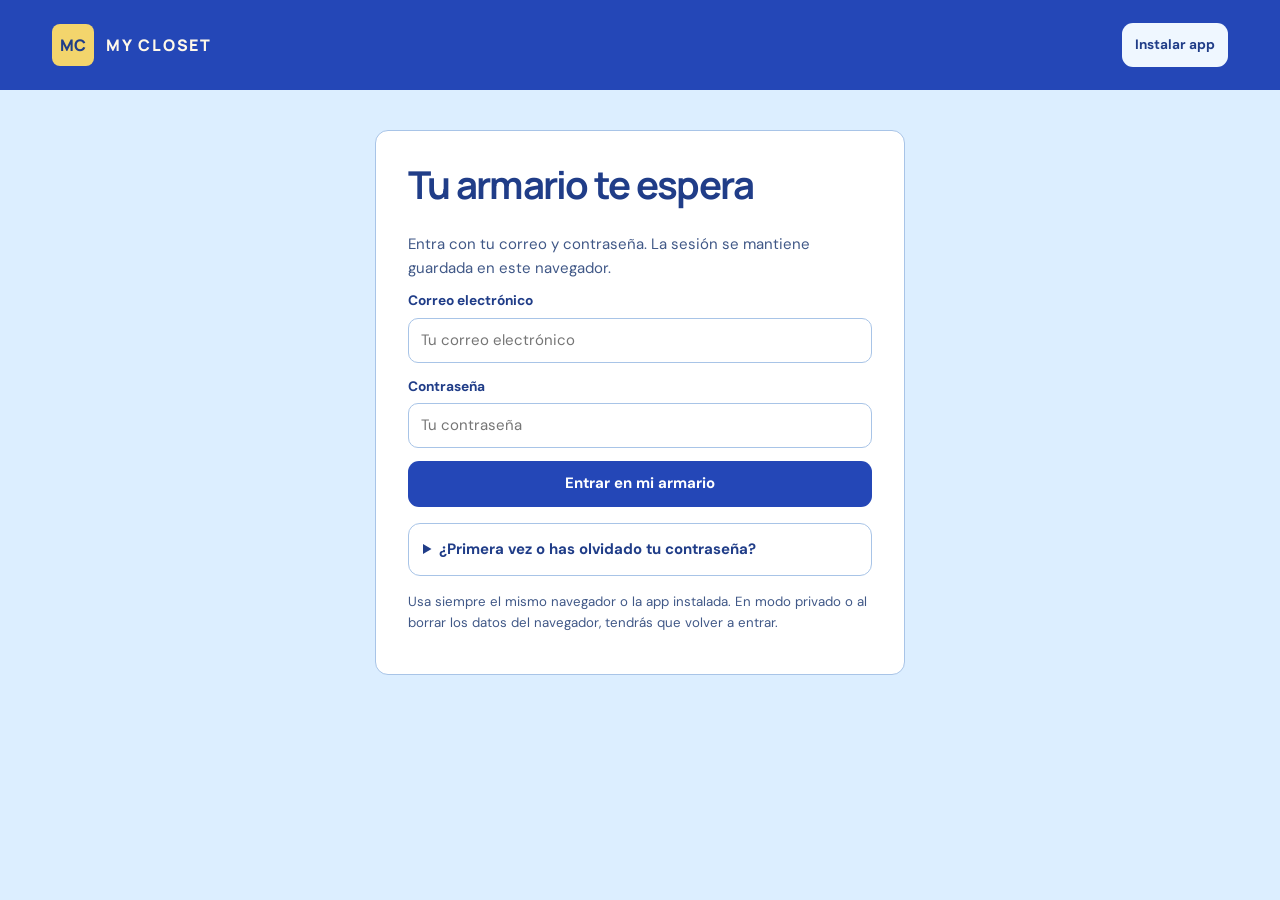
<file: index.html>
<!doctype html>
<html lang="es">
<head>
<meta charset="utf-8">
<meta name="viewport" content="width=device-width,initial-scale=1,viewport-fit=cover">
<meta name="theme-color" content="#2447b7">
<meta name="apple-mobile-web-app-capable" content="yes">
<link rel="manifest" href="./manifest.webmanifest?v=cobalto1">
<meta name="apple-mobile-web-app-title" content="MY CLOSET">
<link rel="apple-touch-icon" sizes="180x180" href="./icons/apple-touch-icon.png">
<link rel="icon" type="image/png" sizes="32x32" href="./icons/favicon.png">
<link rel="stylesheet" href="./closet.css?v=cobalto1">
<title>MY CLOSET</title>
</head>
<body>
<header class="site-header">
  <div class="wordmark"><span class="brand-mark" aria-hidden="true">MC</span><span>MY CLOSET</span></div>
  <button id="installApp" class="secondary install-button" type="button">Instalar app</button>
</header>
<main>
<p id="globalStatus" class="notice" role="status"></p>
<section id="login"><h2>Tu armario te espera</h2><p>Entra con tu correo y contraseña. La sesión se mantiene guardada en este navegador.</p><form id="passwordForm"><label for="email">Correo electrónico</label><input id="email" type="email" autocomplete="username" required placeholder="Tu correo electrónico"><label for="loginPassword">Contraseña</label><input id="loginPassword" type="password" autocomplete="current-password" required placeholder="Tu contraseña"><button id="passwordLogin" type="submit">Entrar en mi armario</button></form><p id="authMsg" role="status" aria-live="polite"></p><details class="access-help"><summary>¿Primera vez o has olvidado tu contraseña?</summary><p>Escribe tu correo arriba y entra con un enlace. Después abre <strong>Mi contraseña</strong> para crear o cambiar tu contraseña.</p><button id="send" type="button" class="secondary">Enviarme un enlace de acceso</button></details><p class="hint">Usa siempre el mismo navegador o la app instalada. En modo privado o al borrar los datos del navegador, tendrás que volver a entrar.</p></section>
<section id="private" class="hidden">
<nav class="desktop-nav" aria-label="Secciones de MY CLOSET">
  <button data-go="todayPanel" aria-pressed="true">Hoy</button>
  <button data-go="garmentsPanel" data-wardrobe="events" aria-pressed="false">Ropa para eventos</button>
  <button data-go="garmentsPanel" data-wardrobe="work" aria-pressed="false">Ropa para el trabajo</button>
  <button data-go="garmentsPanel" data-wardrobe="all" aria-pressed="false">Tu ropa</button>
  <button data-go="garmentsPanel" data-wardrobe="new" aria-pressed="false">Tu ropa nueva</button>
  <button data-go="outfitsPanel" aria-pressed="false">Looks</button>
  <button data-go="looksPanel" aria-pressed="false">✦ Combíname</button>
</nav>
<nav class="mobile-nav" aria-label="Navegación móvil">
  <button type="button" data-go="todayPanel" aria-pressed="true">Hoy</button>
  <button type="button" data-go="garmentsPanel" data-wardrobe="all" aria-pressed="false">Tu ropa</button>
  <button type="button" data-go="outfitsPanel" aria-pressed="false">Looks</button>
  <button type="button" data-go="looksPanel" aria-pressed="false">Combíname</button>
</nav>
<section id="todayPanel" class="panel">
  <header class="today-heading">
    <div class="issue-line">
      <div><p id="todayDate"></p><p id="todayPlan" role="status">Preparando tus propuestas…</p></div>
      <div class="weather-card" aria-label="El tiempo">
        <strong id="todayTemperature">—</strong>
        <span id="todayWeather">Alcorcón</span>
        <a href="https://open-meteo.com/" target="_blank" rel="noopener">Open-Meteo</a>
      </div>
    </div>
    <h1>Qué ponerte hoy</h1>
  </header>
  <div id="todayLooks" class="today-grid"></div>
  <details class="workspace-card">
    <summary>Agenda de hoy</summary>
    <p id="todayAgendaStatus" role="status">Aún no se ha comprobado tu agenda de hoy.</p>
    <form id="dailyAgendaForm" class="agenda-form">
      <label for="dailyAgenda">Añadir un plan<select id="dailyAgenda">
        <option value="none">Sin evento</option><option value="work">Reunión de trabajo</option>
        <option value="lunch">Comida</option><option value="evening">Cena</option>
        <option value="theater">Teatro o concierto</option><option value="cinema">Cine</option>
        <option value="formal">Ceremonia o gala</option><option value="smart">Otro evento</option>
      </select></label>
      <button type="submit" class="secondary">Actualizar agenda de hoy</button>
    </form>
  </details>
</section>

<section id="outfitsPanel" class="panel" hidden>
  <div class="section-heading">
    <div><span class="eyebrow">Álbum personal</span><h1>Looks por temporada</h1><p>Encuentra tus fotos por estación y ajusta cada encuadre.</p></div>
    <button type="button" id="openLookUpload">＋ Subir fotos</button>
  </div>
  <details id="lookUpload" class="workspace-card">
    <summary>Importar fotos en lote</summary>
    <p>Elige todas las fotos que quieras añadir. Usaremos la fecha de captura cuando esté disponible.</p>
    <label for="files">Fotos de looks</label>
    <input type="file" id="files" accept="image/*,.heic,.heif" multiple>
    <div id="selection" class="grid"></div>
    <div class="card-actions"><button id="upload" type="button">Subir selección</button><button id="stop" class="secondary" type="button" disabled>Detener</button><button id="retry" class="secondary" type="button" hidden>Reintentar pendientes</button></div>
    <progress id="progress" max="100" value="0" aria-label="Progreso de subida"></progress>
    <p id="status" role="status"></p>
  </details>
  <div class="gallery-toolbar">
    <span><strong id="outfitCount">0</strong> imágenes</span>
    <button id="refresh" class="quiet-button" type="button">Actualizar</button>
  </div>
  <div id="seasonFilters" class="season-filters" role="group" aria-label="Temporada"></div>
  <div class="card-actions">
    <button id="analyzePendingLooks" type="button" class="secondary" disabled>✦ Analizar fotos pendientes</button>
    <button id="stopLookAnalysis" type="button" class="quiet-button" hidden>Detener análisis</button>
  </div>
  <p id="lookAnalysisStatus" class="notice" role="status"></p>
  <div id="gallery" class="album-grid"></div>
</section>

<section id="garmentsPanel" class="panel" hidden>
  <div class="section-heading">
    <div><span class="eyebrow">Inventario</span><h1 id="wardrobeTitle">Tu ropa</h1><p id="wardrobeIntro">Todas tus prendas, listas para combinar.</p></div>
    <button id="openGarmentUpload" type="button">＋ Añadir prendas</button>
  </div>
  <nav class="collection-nav" aria-label="Colecciones">
    <button type="button" data-go="garmentsPanel" data-wardrobe="all" aria-pressed="true">Todas</button>
    <button type="button" data-go="garmentsPanel" data-wardrobe="events" aria-pressed="false">Eventos</button>
    <button type="button" data-go="garmentsPanel" data-wardrobe="work" aria-pressed="false">Trabajo</button>
    <button type="button" data-go="garmentsPanel" data-wardrobe="new" aria-pressed="false">Nueva</button>
  </nav>
  <div id="wardrobeIdeas" class="today-grid"></div>
  <details id="garmentUpload" class="workspace-card">
    <summary>Añadir prendas</summary>
    <label for="garmentUploadMode">Cómo quieres subir las fotos<select id="garmentUploadMode">
      <option value="one">Una prenda, una o varias fotos</option>
      <option value="batch" selected>Varias prendas, una foto principal por prenda</option>
    </select></label>
    <label for="garmentFile">Fotos de prendas</label>
    <input id="garmentFile" type="file" accept="image/*,.heic,.heif" multiple>
    <div id="garmentQueueControls" hidden>
      <p id="garmentQueueSummary" role="status"></p>
      <div class="card-actions">
        <button id="analyzeBatch" type="button">✦ Analizar lote</button>
        <button id="saveBatch" class="secondary" type="button">Guardar fichas listas</button>
      </div>
      <label for="garmentQueue">Revisar ficha</label>
      <select id="garmentQueue"></select>
      <div class="card-actions garment-item-actions">
        <button id="analyze" type="button" class="secondary">Analizar esta foto</button>
        <button id="removeGarmentFile" type="button" class="quiet-button">Quitar de la selección</button>
      </div>
    </div>
    <p id="aiStatus" role="status"></p>
    <form id="aiForm" class="hidden" tabindex="-1" aria-labelledby="garmentStep">
      <h3 id="garmentStep"></h3>
      <img id="garmentPreview" alt="Foto principal de la prenda">
      <label for="gExtraFiles">Más fotos de esta prenda<input id="gExtraFiles" type="file" accept="image/*,.heic,.heif" multiple></label>
      <div id="gExtraPreviews" class="garment-extra-previews"></div>
      <div class="field-grid">
        <label for="gName">Nombre<input id="gName" required></label>
        <label for="gCategory">Categoría<select id="gCategory" required></select></label>
        <label for="gColors">Colores, separados por comas<input id="gColors"></label>
        <label for="gPattern">Estampado<input id="gPattern"></label>
        <label for="gStyle">Estilo<input id="gStyle"></label>
      </div>
      <div class="purchase-fields">
        <label for="gEntryYear">Año de entrada<input id="gEntryYear" inputmode="numeric" placeholder="2026" maxlength="4"></label>
        <label for="gPurchasePrice">Precio de compra (€)<input id="gPurchasePrice" inputmode="decimal" placeholder="39,95" maxlength="11"></label>
      </div>
      <label for="gDescription">Descripción para combinar<textarea id="gDescription" rows="4"></textarea></label>
      <button id="saveGarment" type="submit">Guardar prenda</button>
    </form>
  </details>
  <details id="purchaseUpload" class="workspace-card">
    <summary>Importar compras</summary>
    <p>Carga el lote preparado a partir de tus pedidos o tickets de Zara y Pull&amp;Bear. Revisa las prendas antes de guardarlas.</p>
    <label for="purchaseFile">Archivo de compras de MY CLOSET</label>
    <input id="purchaseFile" type="file" accept=".json,application/json">
    <ul id="purchaseReview"></ul>
    <p id="purchaseStatus" role="status"></p>
    <button id="savePurchases" type="button" disabled>Guardar compras seleccionadas</button>
  </details>
  <div class="gallery-toolbar"><span><strong id="garmentCount">0</strong> prendas</span><button id="refreshGarments" class="quiet-button" type="button">Actualizar</button></div>
  <div class="toolbar">
    <label for="search">Buscar<input type="search" id="search" placeholder="Nombre, color o descripción"></label>
    <label for="categoryFilter">Categoría<select id="categoryFilter"><option value="">Todas</option></select></label>
    <label for="entryYearFilter">Año de entrada<select id="entryYearFilter"><option value="">Todos</option><option value="unknown">Sin año</option></select></label>
    <label for="purchasePriceOrder">Ordenar<select id="purchasePriceOrder"><option value="">Últimas añadidas</option><option value="asc">Precio de compra ascendente</option><option value="desc">Precio de compra descendente</option></select></label>
    <label for="duplicateFilter">Vista<select id="duplicateFilter"><option value="">Todas las fichas</option><option value="duplicates">Posibles duplicados</option></select></label>
  </div>
  <p id="count" class="result-count"></p>
  <div id="garmentGallery" class="grid"></div>
</section>
<div id="looksPanel" class="panel" hidden><div class="stylist-heading"><span class="eyebrow">TU ESTILISTA</span><h2>Combina tu ropa</h2><p>Combina las prendas de tu armario para cada ocasión o prepara varios looks para un viaje.</p></div><div class="stylist-options"><label>Tu plan<select id="lookOccasion"><option value="daily">Día a día</option><option value="work">Trabajo</option><option value="evening">Cena</option><option value="lunch">Comida</option><option value="walk">Paseo</option><option value="cinema">Cine</option><option value="theater">Teatro</option><option value="gym">Gimnasio</option><option value="travel">Viaje</option></select></label><label>Código de vestimenta<select id="lookDressCode"><option value="auto">Según el plan</option><option value="casual">Informal</option><option value="smart">Informal arreglado</option><option value="business">Informal de oficina</option><option value="formal">Formal</option></select></label><label>Temperatura<select id="lookWeather"><option value="mild">Templado</option><option value="warm">Calor</option><option value="cold">Frío</option></select></label><label for="anchorItem">Prenda de partida<select id="anchorItem"><option value="">Sorpréndeme</option></select></label><label id="travelOptions" hidden>Alternativas para el viaje<select id="travelCount"><option value="4">4 looks</option><option value="6" selected>6 looks</option><option value="8">8 looks</option><option value="10">10 looks</option></select></label></div><p id="occasionHint" class="hint">Para el día a día, prendas cómodas y fáciles de combinar.</p><button id="generateLooks" type="button">✦ Combíname</button><p id="stylistStatus" role="status" aria-live="polite">Añade prendas a tu armario para empezar.</p><div id="packingList"></div><div id="lookResults"></div><details class="stylist-note"><summary>Cómo se crean las propuestas</summary><p>Las propuestas usan tu catálogo y dan prioridad a combinaciones de prendas y colores que coinciden con los looks descritos en tu álbum. Si la invitación, la empresa o el local indican un código de vestimenta, elígelo en el selector. Generar propuestas no consume saldo de IA.</p><p>Guarda un look para añadir su imagen conjunta a tus Outfits y verla en tus otros dispositivos. Si solo tienes fotos de outfits completos, añade primero las prendas por separado en Añadir.</p></details></div>
<details class="account-panel workspace-card">
  <summary>Cuenta y acceso</summary>
  <div class="account"><span id="who"></span><button id="logout" class="secondary">Cerrar sesión en este dispositivo</button></div><details id="passwordSettings" class="access-help"><summary>Mi contraseña</summary><form id="setPasswordForm"><p>Crea una contraseña para entrar sin buscar un enlace en el correo.</p><label for="newPassword">Nueva contraseña (mínimo 8 caracteres)</label><input id="newPassword" type="password" autocomplete="new-password" minlength="8" required><label for="repeatPassword">Repetir contraseña</label><input id="repeatPassword" type="password" autocomplete="new-password" minlength="8" required><button id="savePassword" type="submit">Guardar contraseña</button><p id="passwordStatus" role="status" aria-live="polite"></p></form></details>
  <a href="./local.html">Abrir armario local anterior</a>
</details>
</section>
</main>

<dialog id="frameDialog" aria-labelledby="frameTitle">
  <form id="frameForm">
    <h2 id="frameTitle">Ajustar foto</h2>
    <div class="photo-frame editor-preview"><img id="frameImage" alt="Vista previa del encuadre"></div>
    <label for="frameDate">Fecha de la foto<input id="frameDate" type="date"></label>
    <div class="frame-sliders">
      <label for="frameZoom">Zoom<input id="frameZoom" type="range" min="1" max="3" step=".05"></label>
      <label for="frameX">Horizontal<input id="frameX" type="range" min="0" max="100"></label>
      <label for="frameY">Vertical<input id="frameY" type="range" min="0" max="100"></label>
    </div>
    <p id="frameStatus" role="status"></p>
    <div class="card-actions"><button id="saveFrame" type="submit">Guardar ajuste</button><button id="resetFrame" type="button" class="secondary">Centrar</button><button id="cancelFrame" type="button" class="quiet-button">Cancelar</button></div>
  </form>
</dialog>
<dialog id="installHelp" aria-labelledby="installTitle">
  <div class="install-brand">
    <img class="brand-icon" src="./icons/app-192.png" alt="" width="64" height="64">
    <h2 id="installTitle">Instalar MY CLOSET</h2>
  </div>
  <div class="install-steps">
    <p><strong>iPhone o iPad</strong><br>En Safari, toca Compartir y luego Añadir a pantalla de inicio. Si aparece, activa Abrir como app web.</p>
    <p><strong>Mac</strong><br>En Safari, abre Compartir y selecciona Añadir al Dock.</p>
    <p><strong>Chrome o Edge</strong><br>Busca Instalar en la barra de direcciones o en el menú del navegador.</p>
  </div>
  <form method="dialog"><button type="submit" class="secondary">Cerrar</button></form>
</dialog>
<dialog id="lookDescriptionDialog" aria-labelledby="lookDescriptionTitle">
  <form id="lookDescriptionForm">
    <h2 id="lookDescriptionTitle">Descripción del look</h2>
    <label for="lookDescription">Prendas, colores y estilo</label>
    <textarea id="lookDescription" rows="6" maxlength="1200"></textarea>
    <p id="lookDescriptionStatus" role="status"></p>
    <div class="card-actions">
      <button type="submit" id="saveLookDescription">Guardar descripción</button>
      <button type="button" id="generateLookDescription" class="secondary">✦ Generar descripción</button>
      <button type="button" id="closeLookDescription" class="quiet-button">Cerrar</button>
    </div>
  </form>
</dialog>
<script type="module" src="./install-app.mjs?v=20261112c"></script>
<script type="module" src="./closet.js?v=cobalto1"></script>
</body>
</html>
</file>
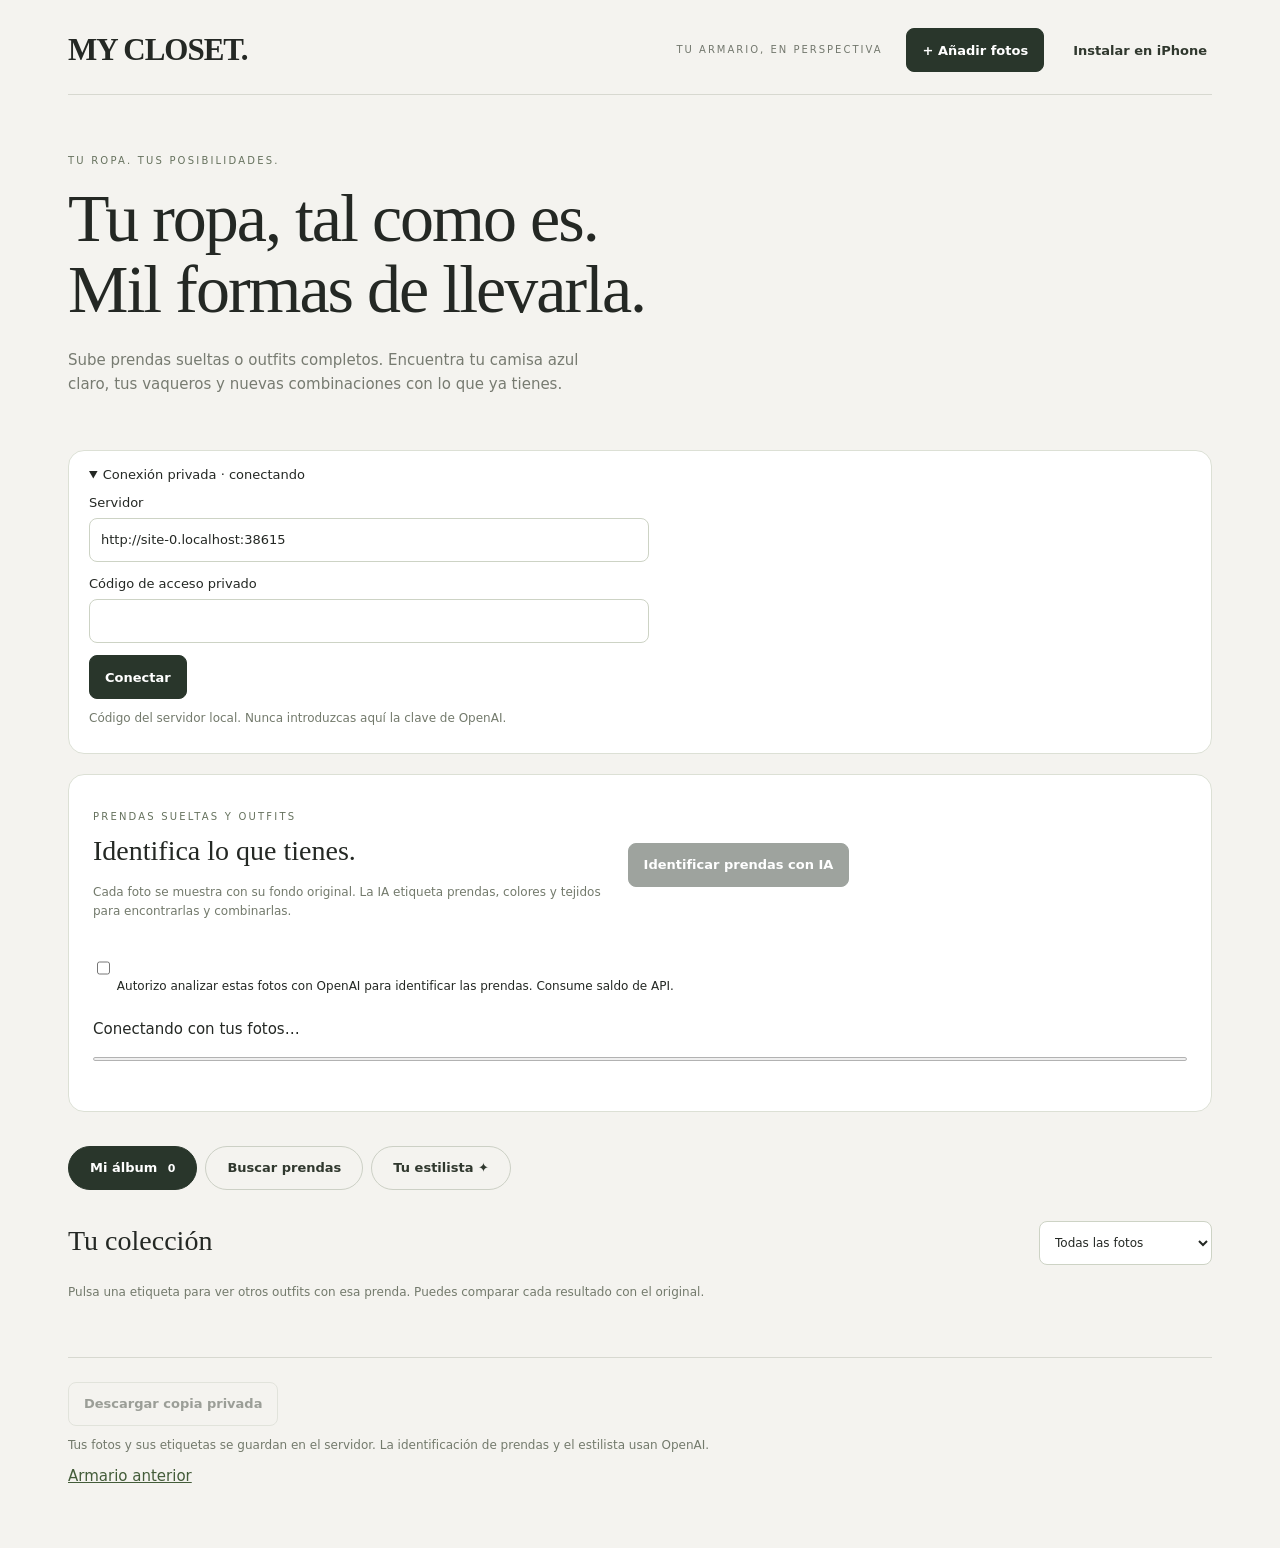
<file: batch.html>
<!doctype html><html lang="es"><head><meta charset="utf-8"><meta name="viewport" content="width=device-width,initial-scale=1,viewport-fit=cover"><meta name="theme-color" content="#f4f3ef"><meta name="apple-mobile-web-app-capable" content="yes"><meta name="apple-mobile-web-app-status-bar-style" content="default"><meta name="apple-mobile-web-app-title" content="MY CLOSET"><link rel="apple-touch-icon" sizes="180x180" href="apple-touch-icon.png"><link rel="icon" type="image/png" sizes="192x192" href="icon-192.png"><title>MY CLOSET · Mi álbum</title><link rel="manifest" href="manifest.webmanifest"><link rel="stylesheet" href="batch.css"><script src="batch.js" defer></script></head><body><main>
<header><a class="brand" href="batch.html">MY CLOSET.</a><span>TU ARMARIO, EN PERSPECTIVA</span><button id="openUpload" class="dark">+ Añadir fotos</button><button id="openInstall" type="button" class="quiet">Instalar en iPhone</button></header>
<section class="intro"><p class="eyebrow">TU ROPA. TUS POSIBILIDADES.</p><h1>Tu ropa, tal como es.<br>Mil formas de llevarla.</h1><p>Sube prendas sueltas o outfits completos. Encuentra tu camisa azul claro, tus vaqueros y nuevas combinaciones con lo que ya tienes.</p></section>
<details id="connection"><summary>Conexión privada <span id="connectionState">· conectando</span></summary><form id="connectForm"><label>Servidor<input type="url" id="server" required></label><label>Código de acceso privado<input type="password" id="token" autocomplete="off" required></label><button class="dark">Conectar</button><p class="hint">Código del servidor local. Nunca introduzcas aquí la clave de OpenAI.</p></form></details>
<p id="notice" role="status" aria-live="polite"></p>
<section id="uploadPanel" class="box" hidden><div class="sectionTitle"><h2>Añade tu ropa</h2><button id="closeUpload" class="quiet" aria-label="Cerrar subida">Cerrar</button></div><p>Hasta 200 fotos juntas · HEIC, HEIF, JPEG, PNG o WebP · 15 MB por foto.</p><label class="consent"><input id="uploadConsent" type="checkbox"> Guardar las fotos en mi servidor privado.</label><input id="files" type="file" accept="image/jpeg,image/png,image/webp,image/heic,image/heif,.heic,.heif" multiple disabled><p class="hint">HEIC se convierte automáticamente. El original de tu dispositivo no se modifica.</p><p id="uploadStatus" aria-live="polite"></p><ul id="uploadErrors"></ul></section>
<section class="controls box"><div><p class="eyebrow">PRENDAS SUELTAS Y OUTFITS</p><h2>Identifica lo que tienes.</h2><p class="hint">Cada foto se muestra con su fondo original. La IA etiqueta prendas, colores y tejidos para encontrarlas y combinarlas.</p></div><div class="controlActions"><button id="indexRun" class="dark" disabled>Identificar prendas con IA</button></div><label class="consent"><input id="aiConsent" type="checkbox"> Autorizo analizar estas fotos con OpenAI para identificar las prendas. Consume saldo de API.</label><p id="progressText" aria-live="polite">Conectando con tus fotos…</p><progress id="progress" max="1" value="0"></progress><p id="usage" class="hint"></p></section>
<nav class="tabs" aria-label="Vistas"><button data-view="album" aria-pressed="true">Mi álbum <b id="photoCount">0</b></button><button data-view="search" aria-pressed="false">Buscar prendas</button><button data-view="looks" aria-pressed="false">Tu estilista ✦</button></nav>
<section id="albumView"><div class="sectionTitle"><h2>Tu colección</h2><select id="galleryFilter" aria-label="Filtrar fotos"><option value="all">Todas las fotos</option><option value="ready">Prendas identificadas</option><option value="pending">Por identificar</option><option value="undated">Sin estación</option><option value="approved">Favoritas aprobadas</option><option value="primavera">Looks de primavera</option><option value="verano">Looks de verano</option><option value="otoño">Looks de otoño</option><option value="invierno">Looks de invierno</option></select></div><p class="hint">Pulsa una etiqueta para ver otros outfits con esa prenda. Puedes comparar cada resultado con el original.</p><div class="grid" id="albumGrid"></div><button id="more" hidden>Ver más fotos</button></section>
<section id="searchView" hidden><p class="eyebrow">ENCUENTRA LO QUE YA TIENES</p><h2>Una prenda. Todas sus posibilidades.</h2><form id="searchForm" class="searchBar"><input id="query" placeholder="Camisa azul clarito, pantalón vaquero…" aria-label="Prenda que buscas"><button class="dark">Buscar</button></form><div class="chips"><button data-query="camisa azul claro">Camisa azul claro</button><button data-query="pantalón vaquero">Pantalón vaquero</button><button data-query="chaqueta negra">Chaqueta negra</button></div><p id="searchSummary" role="status"></p><div id="searchGrid" class="grid"></div></section>
<section id="looksView" hidden><p class="eyebrow">TU ESTILISTA ✦</p><h2>Ideas que empiezan en tu armario.</h2><form id="looksForm" class="searchBar"><input id="lookQuery" placeholder="Hazme un look con camisa azul clarito" aria-label="Qué look quieres"><select id="lookSeason" aria-label="Estación del look"><option value="">Todas las estaciones</option><option value="primavera">Primavera</option><option value="verano">Verano</option><option value="otoño">Otoño</option><option value="invierno">Invierno</option></select><button id="askLooks" class="dark">Proponer looks</button></form><p class="hint">La IA propone combinaciones con tus prendas etiquetadas y muestra las fotos de cada pieza o del outfit como referencia.</p><p id="lookStatus" role="status"></p><div id="lookSuggestions"></div><h3 id="lookMatchesTitle" hidden>Fotos donde aparece la prenda</h3><div id="lookMatches" class="grid"></div></section>
<footer><button id="backup" disabled>Descargar copia privada</button><p class="hint">Tus fotos y sus etiquetas se guardan en el servidor. La identificación de prendas y el estilista usan OpenAI.</p><a href="index.html">Armario anterior</a></footer>
<dialog id="installHelp"><div class="sectionTitle"><h2>MY CLOSET en tu iPhone</h2><button id="closeInstall" type="button">Cerrar</button></div><img src="apple-touch-icon.png" width="80" height="80" alt="Icono de MY CLOSET" style="border-radius:18px"><ol><li>Abre la dirección privada de tu armario en Safari del iPhone.</li><li>Pulsa Compartir y después Añadir a pantalla de inicio.</li><li>Activa Abrir como app, si aparece, y pulsa Añadir.</li></ol><p>Se abrirá con su propio icono y a pantalla completa. Necesita conexión con tu servidor para mostrar y guardar tus fotos.</p><p id="installConnection" class="hint"></p><button id="nativeInstall" type="button" hidden>Instalar MY CLOSET</button><p id="installStatus" role="status"></p></dialog></main><dialog id="photoViewer"><button id="closePhoto" type="button">Cerrar</button><img id="fullPhoto" alt="Foto completa"></dialog><dialog id="cropEditor"><form id="cropForm"><div class="sectionTitle"><h2>Editar encuadre</h2><button type="button" id="closeCrop">Cerrar</button></div><p class="hint">Arrastra la foto y ajusta el zoom. El original queda guardado para volver a él cuando quieras.</p><div class="cropStage"><canvas id="cropCanvas" width="800" height="1000" aria-label="Vista previa del encuadre. Puedes mover la foto con los controles horizontal y vertical." role="img"></canvas></div><div class="cropControls"><label>Formato<select id="cropRatio"><option value="0.8">Vertical 4:5</option><option value="1">Cuadrado</option><option value="0.75">Vertical 3:4</option><option value="1.7777777778">Horizontal 16:9</option><option value="original">Proporción original</option></select></label><button type="button" id="cropRotate">Girar 90° ↻</button></div><label>Zoom <output id="cropZoomValue">1×</output><input id="cropZoom" type="range" min="1" max="5" step="0.01" value="1"></label><label>Horizontal<input id="cropX" type="range" min="0" max="100" step="0.1" value="50"></label><label>Vertical<input id="cropY" type="range" min="0" max="100" step="0.1" value="50"></label><div class="cropActions"><button type="button" id="cropReset">Centrar</button><button type="button" id="restoreOriginal">Restaurar original</button><button class="dark" id="saveCrop">Guardar encuadre</button></div><p id="cropError" role="status" aria-live="polite"></p></form></dialog><dialog id="tagEditor"><form id="tagsForm"><div class="sectionTitle"><h2>Prendas de esta foto</h2><button type="button" id="closeEditor">Cerrar</button></div><p class="hint">Corrige las etiquetas para que las búsquedas encuentren las prendas y colores adecuados.</p><label>Fecha de la foto<input id="photoDate" type="date"></label><label>Estación<select id="photoSeason"><option value="">Automática según fecha</option><option value="primavera">Primavera</option><option value="verano">Verano</option><option value="otoño">Otoño</option><option value="invierno">Invierno</option></select></label><p class="hint">Estaciones por meses en el hemisferio norte. Sin fecha original no se asigna estación. Puedes corregirla según la ropa.</p><div id="tagRows"></div><button type="button" id="addTag">+ Añadir prenda</button><button class="dark">Guardar etiquetas</button><p id="editError" role="status"></p></form></dialog></body></html>
</file>
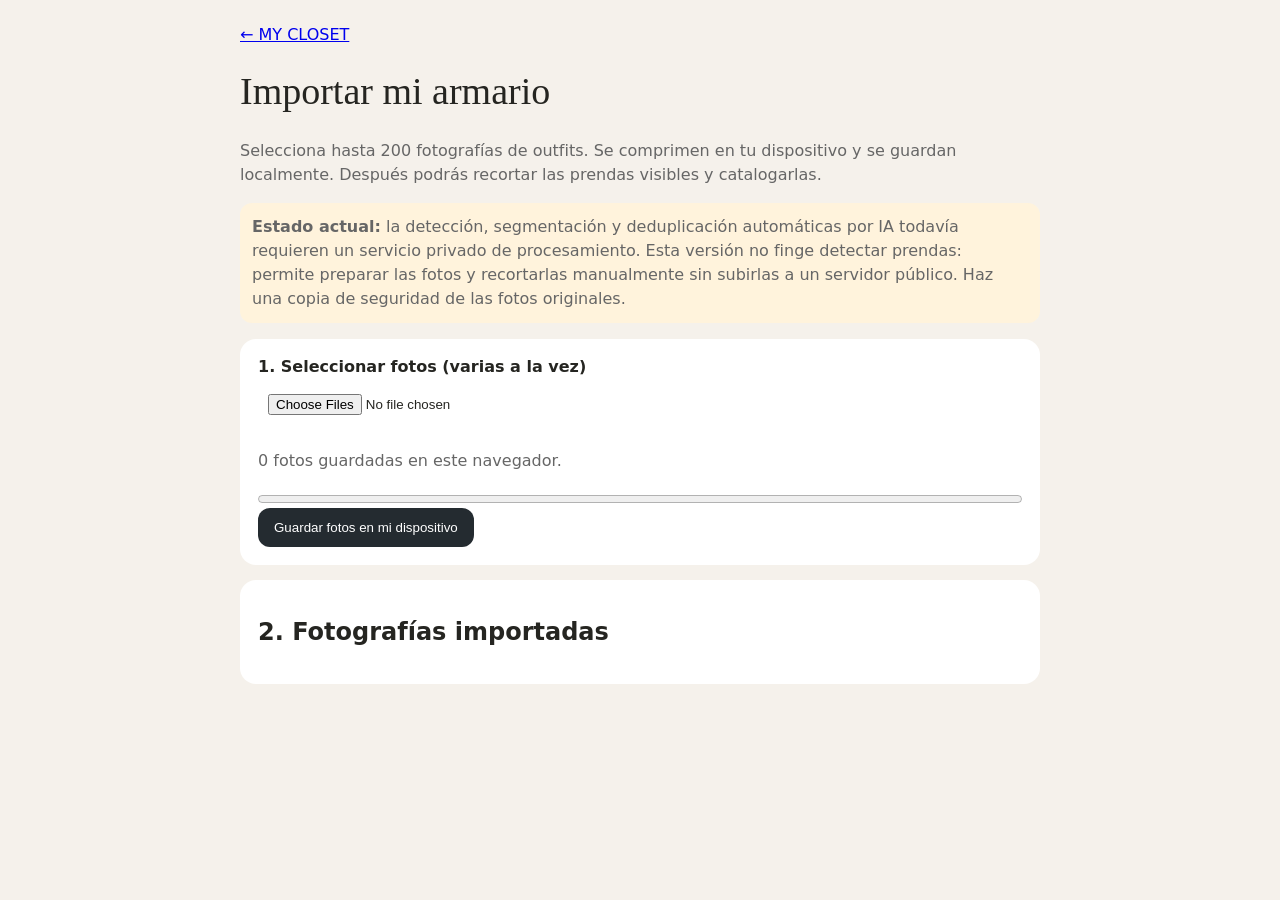
<file: importar.html>
<!doctype html><html lang="es"><meta charset="utf-8"><meta name="viewport" content="width=device-width,initial-scale=1"><title>Importar outfits · MY CLOSET</title><style>body{margin:0;background:#f5f1eb;color:#252521;font:16px system-ui}main{max-width:800px;margin:auto;padding:25px 18px}h1{font:38px Georgia}button,.button{border:0;border-radius:12px;background:#242b30;color:white;padding:12px 16px;cursor:pointer;display:inline-block}input,select{padding:10px;margin:8px 0}section{background:white;padding:18px;border-radius:16px;margin:15px 0}.grid{display:grid;grid-template-columns:repeat(auto-fit,minmax(170px,1fr));gap:12px}.tile{background:#f6f4f0;padding:8px;border-radius:12px}.tile img{width:100%;height:190px;object-fit:contain}canvas{max-width:100%;touch-action:none;border-radius:12px;background:#ddd}small,p{line-height:1.5;color:#666}.warn{background:#fff3dc;padding:12px;border-radius:12px}</style><main><a href="./">← MY CLOSET</a><h1>Importar mi armario</h1><p>Selecciona hasta 200 fotografías de outfits. Se comprimen en tu dispositivo y se guardan localmente. Después podrás recortar las prendas visibles y catalogarlas.</p><p class="warn"><b>Estado actual:</b> la detección, segmentación y deduplicación automáticas por IA todavía requieren un servicio privado de procesamiento. Esta versión no finge detectar prendas: permite preparar las fotos y recortarlas manualmente sin subirlas a un servidor público. Haz una copia de seguridad de las fotos originales.</p><section><label><b>1. Seleccionar fotos (varias a la vez)</b><br><input id="files" type="file" accept="image/*" multiple></label><p id="status">Ninguna fotografía seleccionada.</p><progress id="progress" value="0" max="100" style="width:100%"></progress><br><button id="import">Guardar fotos en mi dispositivo</button></section><section><h2>2. Fotografías importadas</h2><div id="photos" class="grid"></div></section><section id="editor" hidden><h2>3. Aislar una prenda</h2><p>Arrastra sobre la foto para seleccionar una prenda. El recorte es rectangular por ahora; el contorno automático llegará con la integración de segmentación.</p><canvas id="canvas"></canvas><p id="coords"></p><label>Nombre <input id="name" placeholder="Pantalón azul ancho"></label><label>Categoría <select id="category"><option>parte superior</option><option>pantalón</option><option>abrigo</option><option>calzado</option><option>accesorio</option></select></label><label>Color <select id="color"><option>Azul</option><option>Blanco</option><option>Negro</option><option>Beige</option><option>Marrón</option><option>Gris</option><option>Verde</option><option>Rojo</option><option>Multicolor</option><option>Estampado</option><option>Otro</option></select></label><p><button id="save">Guardar prenda recortada</button></p><p id="saved"></p></section></main><script>
const $=id=>document.getElementById(id);let db,chosen=null,selection=null,bitmap=null;
function openDB(){return new Promise((ok,no)=>{let r=indexedDB.open('mycloset-v1',2);r.onupgradeneeded=()=>{let d=r.result;if(!d.objectStoreNames.contains('items'))d.createObjectStore('items',{keyPath:'id'});if(!d.objectStoreNames.contains('photos'))d.createObjectStore('photos',{keyPath:'id'})};r.onsuccess=()=>ok(r.result);r.onerror=()=>no(r.error)})}
function store(name,mode='readonly'){return db.transaction(name,mode).objectStore(name)}
function getAll(name){return new Promise((ok,no)=>{let r=store(name).getAll();r.onsuccess=()=>ok(r.result);r.onerror=()=>no(r.error)})}
function put(name,value){return new Promise((ok,no)=>{let r=store(name,'readwrite').put(value);r.onsuccess=()=>ok();r.onerror=()=>no(r.error)})}
async function compress(file){let b=await createImageBitmap(file),s=Math.min(1,1400/Math.max(b.width,b.height)),c=document.createElement('canvas');c.width=Math.round(b.width*s);c.height=Math.round(b.height*s);c.getContext('2d').drawImage(b,0,0,c.width,c.height);b.close();return c.toDataURL('image/jpeg',.76)}
async function render(){let photos=(await getAll('photos')).sort((a,b)=>b.created-a.created);$('photos').replaceChildren();for(let p of photos){let d=document.createElement('div');d.className='tile';let im=document.createElement('img');im.src=p.image;im.loading='lazy';let b=document.createElement('button');b.textContent='Seleccionar prendas';b.onclick=()=>edit(p);d.append(im,b);$('photos').append(d)}$('status').textContent=photos.length+' fotos guardadas en este navegador.'}
$('import').onclick=async()=>{let files=[...$('files').files];if(!files.length)return alert('Selecciona fotografías');if(files.length>200)return alert('Selecciona un máximo de 200 fotos por lote');$('import').disabled=true;let errors=0;for(let i=0;i<files.length;i++){try{let image=await compress(files[i]);await put('photos',{id:crypto.randomUUID(),image,created:Date.now()+i,name:files[i].name})}catch(e){errors++} $('progress').value=Math.round((i+1)/files.length*100);$('status').textContent='Procesadas '+(i+1)+' de '+files.length+' · errores: '+errors} $('import').disabled=false;await render();if(errors)alert(errors+' fotos no se guardaron. Puede que el navegador esté sin espacio.')};
function draw(){if(!bitmap)return;let c=$('canvas'),ctx=c.getContext('2d');ctx.clearRect(0,0,c.width,c.height);ctx.drawImage(bitmap,0,0,c.width,c.height);if(selection){let {x,y,w,h}=selection;ctx.strokeStyle='#ffcc00';ctx.lineWidth=4;ctx.strokeRect(x,y,w,h)}}
async function edit(p){chosen=p;selection=null;if(bitmap)bitmap.close();let blob=await(await fetch(p.image)).blob();bitmap=await createImageBitmap(blob);let c=$('canvas');let s=Math.min(1,900/Math.max(bitmap.width,bitmap.height));c.width=Math.round(bitmap.width*s);c.height=Math.round(bitmap.height*s);$('editor').hidden=false;draw();$('editor').scrollIntoView({behavior:'smooth'})}
let start=null;function pos(e){let r=$('canvas').getBoundingClientRect();return{x:(e.clientX-r.left)*$('canvas').width/r.width,y:(e.clientY-r.top)*$('canvas').height/r.height}}
$('canvas').onpointerdown=e=>{start=pos(e);$('canvas').setPointerCapture(e.pointerId)};
$('canvas').onpointermove=e=>{if(!start)return;let p=pos(e);selection={x:Math.max(0,Math.min(start.x,p.x)),y:Math.max(0,Math.min(start.y,p.y)),w:Math.abs(p.x-start.x),h:Math.abs(p.y-start.y)};draw()};
$('canvas').onpointerup=()=>{start=null};
$('save').onclick=async()=>{if(!selection||selection.w<10||selection.h<10)return alert('Selecciona la prenda arrastrando sobre la imagen');let c=document.createElement('canvas');c.width=Math.round(selection.w);c.height=Math.round(selection.h);let scaleX=bitmap.width/$('canvas').width,scaleY=bitmap.height/$('canvas').height;c.getContext('2d').drawImage(bitmap,selection.x*scaleX,selection.y*scaleY,selection.w*scaleX,selection.h*scaleY,0,0,c.width,c.height);try{await put('items',{id:crypto.randomUUID(),created:Date.now(),image:c.toDataURL('image/jpeg',.8),name:$('name').value.trim()||'Prenda sin nombre',category:$('category').value,color:$('color').value,sourcePhoto:chosen.id});$('saved').textContent='Prenda guardada. Puedes seleccionar otra de la misma foto.';selection=null;draw()}catch(e){alert('No se pudo guardar. Comprueba el espacio disponible.')}};
openDB().then(d=>{db=d;render()}).catch(()=>alert('Este navegador no permite almacenamiento local.'));
</script></html>
</file>
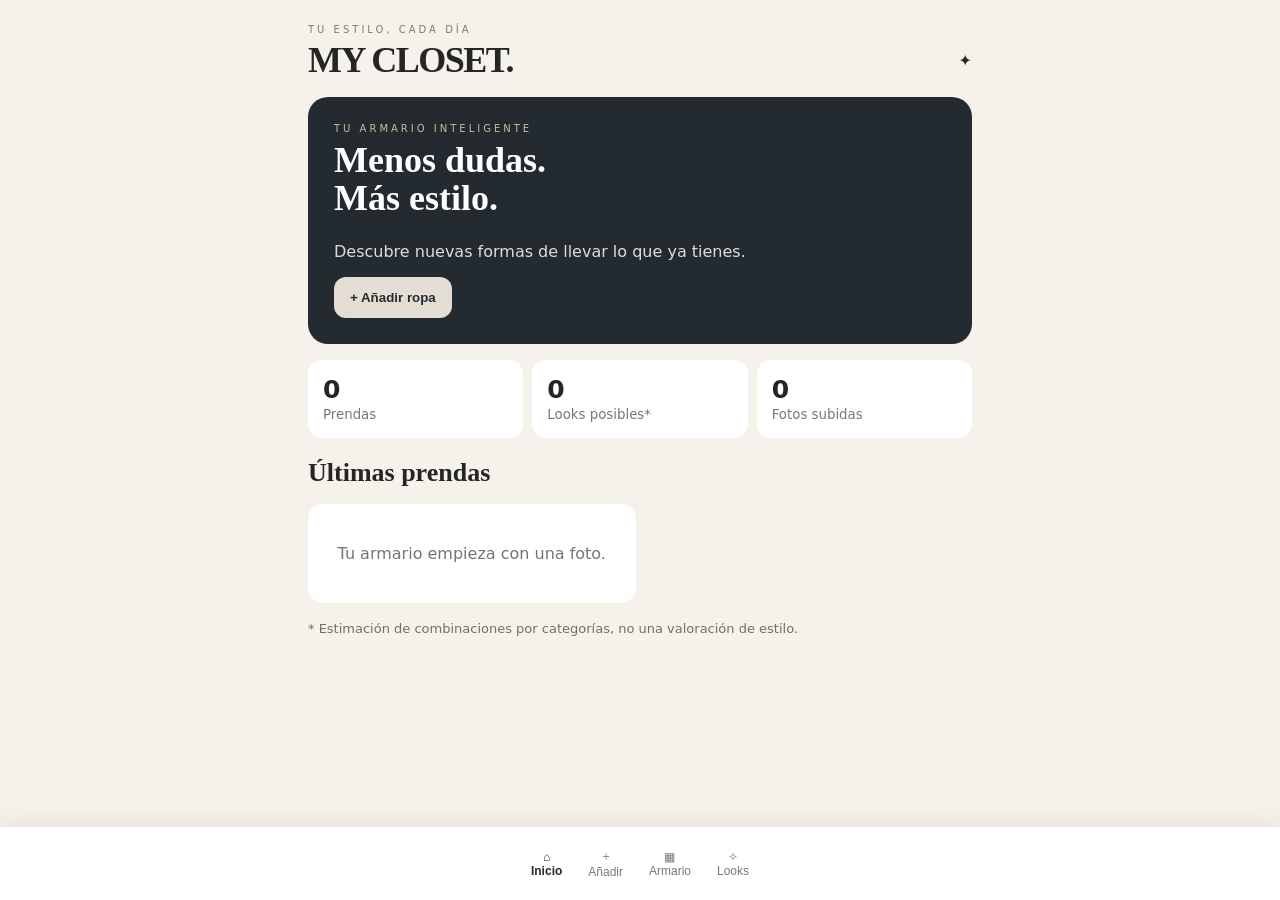
<file: local.html>
<!doctype html><html lang="es"><head><meta charset="utf-8"><meta name="viewport" content="width=device-width,initial-scale=1,viewport-fit=cover"><meta name="theme-color" content="#f5f1eb"><link rel="manifest" href="manifest.webmanifest"><link rel="apple-touch-icon" href="icon.svg"><title>MY CLOSET</title><style>*{box-sizing:border-box}body{margin:0;background:#f5f1eb;color:#252521;font-family:system-ui,-apple-system,sans-serif}main{max-width:700px;margin:auto;padding:24px 18px 105px}header{display:flex;justify-content:space-between;align-items:center}h1{font-family:Georgia,serif;font-size:36px;letter-spacing:-1.5px;margin:4px 0 16px}.eyebrow{font-size:10px;letter-spacing:3px;color:#817b73}h2{font-family:Georgia,serif;font-size:26px;margin:20px 0 12px}.hero{background:#242b30;color:#fff;border-radius:20px;padding:26px;min-height:210px;display:flex;flex-direction:column;justify-content:end}.hero h2{font-size:36px;line-height:1.05;margin:8px 0}.hero p{color:#ddd}.btn{border:0;background:#242b30;color:white;padding:13px 16px;border-radius:12px;font-weight:650;cursor:pointer}.btn.secondary{background:#e4ddd3;color:#242b30}.stats,.cards{display:grid;grid-template-columns:repeat(3,1fr);gap:9px;margin:16px 0}.stat,.card{background:#fff;border-radius:14px;padding:15px}.stat b{display:block;font-size:25px}.stat small{color:#7c776f}.cards{grid-template-columns:repeat(2,1fr)}.card{padding:9px}.card img{width:100%;height:175px;object-fit:cover;border-radius:10px}.card b{display:block;margin:8px 3px 3px}.card small{color:#817b73;margin:0 3px}.tabs{position:fixed;bottom:0;left:0;right:0;background:#fff;display:flex;justify-content:center;box-shadow:0 -5px 25px #0001;padding:12px 4px max(12px,env(safe-area-inset-bottom))}.tabs button{border:0;background:none;padding:9px 13px;color:#777;cursor:pointer;font-size:12px}.tabs button.active{color:#242b30;font-weight:800}.panel{display:none}.panel.active{display:block}input,select{width:100%;padding:13px;border:1px solid #d5cfc5;border-radius:11px;background:#fff;font:inherit;margin:7px 0 14px}label{font-size:13px;font-weight:650}.preview{width:100%;max-height:330px;object-fit:contain;border-radius:15px;background:#e7e2d9;margin:8px 0}.hint{font-size:13px;color:#736e67;line-height:1.5}.filters{display:flex;gap:6px;overflow:auto;padding:8px 0}.filters button{white-space:nowrap;border:1px solid #d4cbbf;border-radius:20px;padding:9px 12px;background:white}.filters button.selected{background:#242b30;color:white}.look{background:#fff;border-radius:18px;padding:17px;margin:12px 0}.lookgrid{display:flex;gap:8px}.lookgrid img{width:calc(33.33% - 6px);height:120px;object-fit:cover;border-radius:10px}.empty{padding:40px 20px;text-align:center;color:#79746d;background:#fff;border-radius:15px}.actions{display:flex;gap:8px;flex-wrap:wrap}button:disabled{opacity:.5}</style></head><body><main><header><div><div class="eyebrow">TU ESTILO, CADA DÍA</div><h1>MY CLOSET.</h1></div><span>✦</span></header><section id="home" class="panel active"><div class="hero"><div class="eyebrow" style="color:#cbbba4">TU ARMARIO INTELIGENTE</div><h2>Menos dudas.<br>Más estilo.</h2><p>Descubre nuevas formas de llevar lo que ya tienes.</p><div><button class="btn secondary" onclick="go('add')">+ Añadir ropa</button></div></div><div class="stats"><div class="stat"><b id="nItems">0</b><small>Prendas</small></div><div class="stat"><b id="nLooks">0</b><small>Looks posibles*</small></div><div class="stat"><b id="nPhotos">0</b><small>Fotos subidas</small></div></div><h2>Últimas prendas</h2><div id="recent" class="cards"></div><p class="hint">* Estimación de combinaciones por categorías, no una valoración de estilo.</p></section><section id="add" class="panel"><p><a class="btn" style="display:inline-block;text-decoration:none" href="./nube.html">☁ Mi armario sincronizado (Mac + iPhone)</a></p><p><a class="btn" style="display:inline-block;text-decoration:none" href="./importar.html">📸 Importar hasta 200 fotos</a></p><h2>Añade a tu armario</h2><p class="hint">Puedes subir una foto de espejo para tu diario o una prenda individual para el catálogo. El reconocimiento automático se conectará en una próxima fase.</p><label>Tipo de fotografía</label><select id="photoType"><option value="prenda">Prenda individual</option><option value="espejo">Outfit en el espejo</option></select><label>Selecciona o haz una foto</label><input id="photo" type="file" accept="image/*"><img id="preview" class="preview" hidden><label>Nombre o descripción</label><input id="itemName" placeholder="Ej. Pantalón azul ancho"><label>Categoría</label><select id="category"><option value="parte superior">Parte superior</option><option value="pantalón">Pantalón</option><option value="abrigo">Abrigo / chaqueta</option><option value="calzado">Calzado</option><option value="accesorio">Accesorio</option><option value="look completo">Look completo</option></select><label>Color principal</label><select id="color"><option>Azul</option><option>Blanco</option><option>Negro</option><option>Beige</option><option>Marrón</option><option>Gris</option><option>Verde</option><option>Rojo</option><option>Multicolor</option><option>Estampado</option><option>Otro</option></select><button class="btn" id="save">Guardar en mi armario</button><p id="message" class="hint" aria-live="polite"></p></section><section id="wardrobe" class="panel"><h2>Mi armario</h2><div id="filters" class="filters"></div><div id="wardrobeGrid" class="cards"></div></section><section id="looks" class="panel"><h2>Tu estilista</h2><p class="hint">Combinaciones iniciales basadas en categorías y colores. Cuando conectemos la IA, añadiremos recomendaciones de estilo más sofisticadas.</p><button class="btn" onclick="renderLooks()">✦ Sorpréndeme</button><div id="looksGrid"></div></section></main><nav class="tabs"><button data-tab="home" class="active" onclick="go('home')">⌂<br>Inicio</button><button data-tab="add" onclick="go('add')">＋<br>Añadir</button><button data-tab="wardrobe" onclick="go('wardrobe')">▦<br>Armario</button><button data-tab="looks" onclick="go('looks')">✧<br>Looks</button></nav><script>
const DB='mycloset-v1';let db,selected='Todas',fileData='';const $=id=>document.getElementById(id);function openDB(){return new Promise((resolve,reject)=>{let req=indexedDB.open(DB,2);req.onupgradeneeded=()=>{let d=req.result;if(!d.objectStoreNames.contains('items'))d.createObjectStore('items',{keyPath:'id'});if(!d.objectStoreNames.contains('photos'))d.createObjectStore('photos',{keyPath:'id'});};req.onsuccess=()=>resolve(req.result);req.onerror=()=>reject(req.error)})}function transaction(mode='readonly'){return db.transaction('items',mode).objectStore('items')}function all(){return new Promise((resolve,reject)=>{let r=transaction().getAll();r.onsuccess=()=>resolve(r.result.sort((a,b)=>b.created-a.created));r.onerror=()=>reject(r.error)})}function put(item){return new Promise((resolve,reject)=>{let r=transaction('readwrite').put(item);r.onsuccess=resolve;r.onerror=()=>reject(r.error)})}function del(id){return new Promise((resolve,reject)=>{let r=transaction('readwrite').delete(id);r.onsuccess=resolve;r.onerror=()=>reject(r.error)})}function go(tab){document.querySelectorAll('.panel').forEach(x=>x.classList.toggle('active',x.id===tab));document.querySelectorAll('.tabs button').forEach(x=>x.classList.toggle('active',x.dataset.tab===tab));render()}function escapeHTML(s){return String(s).replace(/[&<>"']/g,c=>({'&':'&amp;','<':'&lt;','>':'&gt;','"':'&quot;',"'":'&#39;'}[c]))}function card(item,removable=false){return `<div class="card"><img src="${item.image}" alt="${escapeHTML(item.name)}"><b>${escapeHTML(item.name)}</b><small>${escapeHTML(item.category)} · ${escapeHTML(item.color)}</small>${removable?`<p><button class="btn secondary" onclick="removeItem('${item.id}')">Eliminar</button></p>`:''}</div>`}async function removeItem(id){if(confirm('¿Eliminar esta prenda?')){await del(id);render()}}function countLooks(items){let a=['parte superior','pantalón','calzado'].map(c=>items.filter(i=>i.category===c).length);return a.reduce((x,y)=>x*y,1)}async function render(){if(!db)return;let items=await all();$('nItems').textContent=items.filter(x=>x.category!=='look completo').length;$('nPhotos').textContent=items.length;$('nLooks').textContent=countLooks(items);$('recent').innerHTML=items.slice(0,4).map(x=>card(x)).join('')||'<div class="empty">Tu armario empieza con una foto.</div>';let cats=['Todas',...new Set(items.map(x=>x.category))];$('filters').innerHTML=cats.map(c=>`<button class="${selected===c?'selected':''}" onclick="selected=${JSON.stringify(c).replace(/"/g,'&quot;')};render()">${escapeHTML(c)}</button>`).join('');$('wardrobeGrid').innerHTML=items.filter(x=>selected==='Todas'||x.category===selected).map(x=>card(x,true)).join('')||'<div class="empty">Aún no hay prendas en esta categoría.</div>'}function shuffle(arr){return [...arr].sort(()=>Math.random()-.5)}async function renderLooks(){let items=await all(),tops=shuffle(items.filter(x=>x.category==='parte superior')),pants=shuffle(items.filter(x=>x.category==='pantalón')),shoes=shuffle(items.filter(x=>x.category==='calzado'));let out=$('looksGrid');if(!tops.length||!pants.length||!shoes.length){out.innerHTML='<div class="empty">Añade al menos una parte superior, un pantalón y un calzado para crear tu primer look.</div>';return}let n=Math.min(3,tops.length*pants.length*shoes.length),combos=[];for(let t of tops)for(let p of pants)for(let s of shoes)combos.push([t,p,s]);combos=shuffle(combos).slice(0,n);out.innerHTML=combos.map((c,i)=>`<div class="look"><b>LOOK 0${i+1}</b><div class="lookgrid" style="margin-top:12px">${c.map(x=>`<img src="${x.image}" alt="${escapeHTML(x.name)}">`).join('')}</div><p>${c.map(x=>escapeHTML(x.name)).join(' + ')}</p></div>`).join('')}
$('photoType').addEventListener('change',()=>{$('category').value=$('photoType').value==='espejo'?'look completo':'parte superior'});$('photo').addEventListener('change',async e=>{let file=e.target.files[0];if(!file)return;try{let img=await createImageBitmap(file),scale=Math.min(1,1200/Math.max(img.width,img.height)),canvas=document.createElement('canvas');canvas.width=Math.round(img.width*scale);canvas.height=Math.round(img.height*scale);canvas.getContext('2d').drawImage(img,0,0,canvas.width,canvas.height);fileData=canvas.toDataURL('image/jpeg',.78);$('preview').src=fileData;$('preview').hidden=false;img.close()}catch(err){$('message').textContent='No se ha podido procesar la imagen. Prueba con otra fotografía.'}});$('save').addEventListener('click',async()=>{if(!fileData){$('message').textContent='Primero selecciona una fotografía.';return}let item={id:crypto.randomUUID(),created:Date.now(),image:fileData,name:$('itemName').value.trim()||($('photoType').value==='espejo'?'Mi outfit':'Prenda sin nombre'),category:$('category').value,color:$('color').value};try{await put(item);fileData='';$('photo').value='';$('itemName').value='';$('preview').hidden=true;$('message').textContent='¡Guardado!';go('wardrobe')}catch(e){$('message').textContent='No se pudo guardar. Puede que el almacenamiento esté lleno.'}});openDB().then(d=>{db=d;render();if('serviceWorker'in navigator)navigator.serviceWorker.register('./sw.js').catch(()=>{})}).catch(()=>{$('message').textContent='Tu navegador no permite guardar datos en este modo.'});
</script></body></html>
</file>
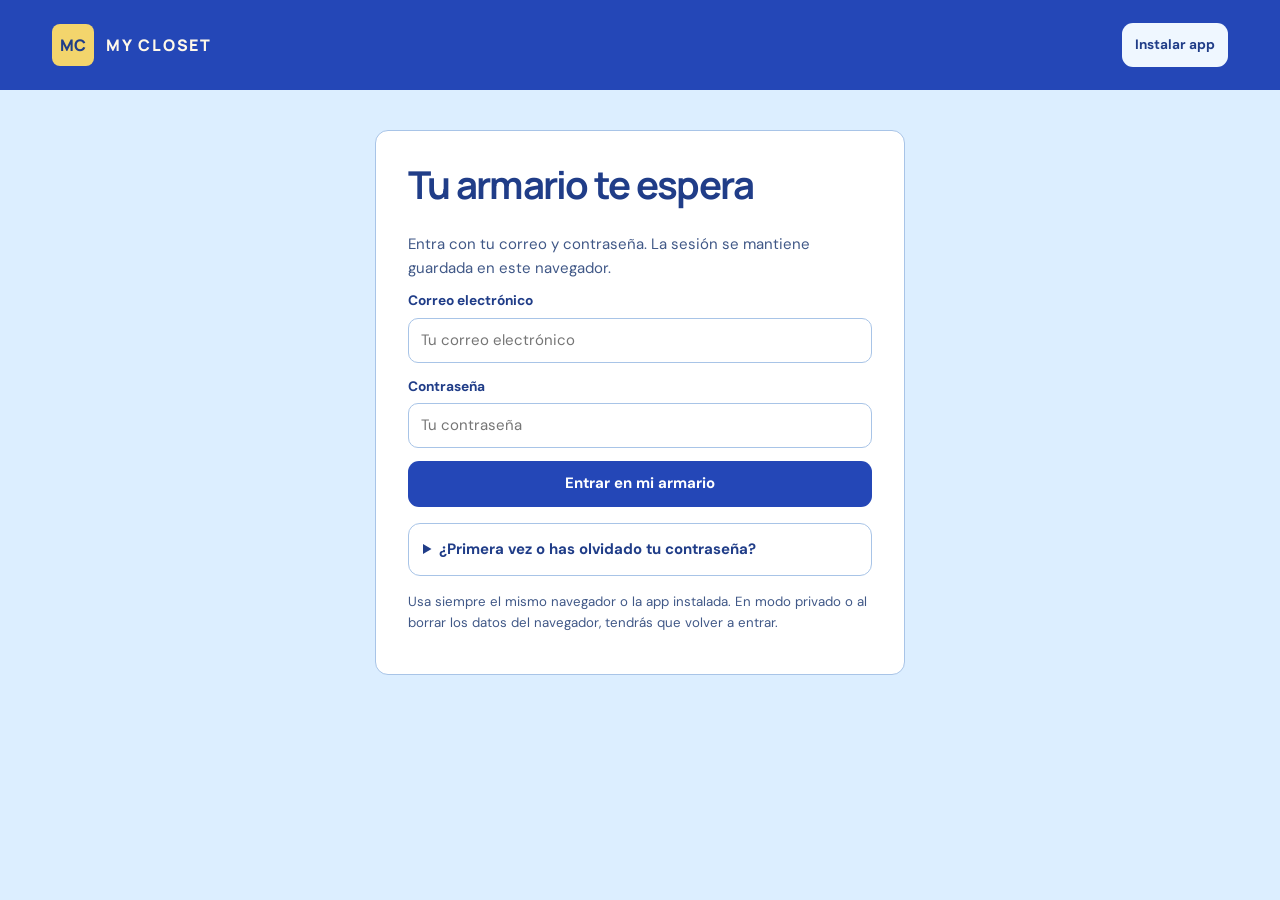
<file: nube.html>
<!doctype html><html lang="es"><meta charset="utf-8"><title>MY CLOSET 2.0</title><p>Tu armario ahora está en <a href="./">MY CLOSET 2.0</a>.</p><script>location.replace("./"+location.search+location.hash)</script></html>
</file>
<file: closet.css>
@import url('https://fonts.googleapis.com/css2?family=DM+Sans:wght@400;500;600;700&family=Instrument+Serif&family=Manrope:wght@500;600;700;800&display=swap');

:root{color-scheme:light;--paper:#dceeff;--ink:#203d88;--muted:#405887;--line:#a8c4e7;--white:#fff;--soft:#eff7ff;--accent:#ffe49b;--radius:13px;--cobalt:#2447b7;--cherry:#a52130;--mustard:#f3d56c}
*{box-sizing:border-box}
body{margin:0;background:var(--paper);color:var(--ink);font:15px/1.55 "DM Sans",system-ui,sans-serif}
[hidden],.hidden{display:none!important}
h1,h2,h3,p{margin:0 0 .7em}
h1,h2,h3,.wordmark{font-family:Manrope,"DM Sans",system-ui,sans-serif;line-height:1.13}
h1{font-size:clamp(2rem,5.4vw,4rem);letter-spacing:-.065em;margin:.18em 0}
h2{font-size:clamp(1.55rem,3vw,2.5rem);letter-spacing:-.045em}
h3{font-size:1.25rem;letter-spacing:-.02em}
p{color:var(--muted)}
a{color:inherit}
button,input,select,textarea{font:inherit}
button{border:0;border-radius:11px;background:var(--cobalt);color:var(--white);padding:11px 17px;font-weight:700;cursor:pointer;min-height:44px;white-space:nowrap}
button:hover{filter:brightness(.92)}
button:disabled{opacity:.52;cursor:default}
button:focus-visible,input:focus-visible,select:focus-visible,textarea:focus-visible,summary:focus-visible{outline:3px solid #ad2734;outline-offset:3px}
.secondary{background:var(--soft);color:var(--ink)}
.quiet-button{background:transparent;color:var(--muted)}
label{display:block;font-size:.86rem;font-weight:700}
input,select,textarea{display:block;width:100%;margin:6px 0 13px;border:1px solid var(--line);border-radius:10px;padding:10px 12px;color:var(--ink);background:#fff;min-height:44px}
input[type=range]{padding:0;accent-color:var(--cobalt)}
#purchaseReview{list-style:none;padding:0}
#purchaseReview:empty{display:none}
#purchaseReview label{display:flex;align-items:center;gap:.5rem}
#purchaseReview input{width:auto;min-height:44px;margin:0}
textarea{resize:vertical}
summary{font-weight:700;cursor:pointer}
summary + *{margin-top:14px}
.site-header{max-width:1240px;margin:auto;display:flex;justify-content:space-between;align-items:center;padding:23px 32px;gap:15px}
.wordmark{display:flex;align-items:center;gap:12px;font-size:1rem;font-weight:800;letter-spacing:.12em}
.brand-icon{display:block;flex:none;border-radius:26%;object-fit:contain}
.install-button{font-size:.85rem;padding-inline:13px}.install-brand{display:flex;align-items:center;gap:14px;margin-bottom:16px}.install-brand h2{margin:0}.install-steps p{margin-bottom:14px}
main{max-width:1240px;margin:0 auto;padding:0 32px 42px}
nav{display:grid;grid-template-columns:repeat(3,minmax(0,1fr));gap:7px;padding:6px;background:var(--soft);border:1px solid var(--line);border-radius:15px;margin-bottom:24px}
nav button{background:transparent;color:var(--muted);min-width:0}
nav button[aria-pressed=true]{background:#fff;color:var(--ink);box-shadow:0 1px 5px #29282012}
.section-heading,.stylist-heading{padding:clamp(20px,4vw,45px);border-radius:var(--radius);background:#eaf4ff;margin-bottom:20px}
.section-heading{display:flex;align-items:end;justify-content:space-between;gap:15px}
.section-heading p,.stylist-heading p{margin:12px 0 0;max-width:50ch}
#garmentsPanel .section-heading{background:#eff7ff}
.eyebrow{text-transform:uppercase;letter-spacing:.15em;font-size:.72rem;font-weight:800}
.workspace-card,#login{background:var(--white);border:1px solid var(--line);border-radius:var(--radius);padding:16px 20px;margin:16px 0}
#login{max-width:530px;margin:40px auto;padding:clamp(18px,5vw,32px)}
#passwordForm button{width:100%}
.access-help{margin:16px 0;padding:14px;border:1px solid var(--line);border-radius:12px}
.access-help form{max-width:450px}
.account{display:flex;justify-content:space-between;align-items:center;gap:10px;flex-wrap:wrap}
.account-panel{margin-top:30px}
.gallery-toolbar{display:flex;justify-content:space-between;align-items:center;margin-top:20px}
.season-filters,.card-actions{display:flex;flex-wrap:wrap;gap:8px}
.season-filters{margin:8px 0 18px}
.season-filters button{min-height:38px;padding:8px 12px;font-size:.84rem}
.season-filters button[aria-pressed=true]{background:var(--accent);color:#2f245d}
.album-grid,.grid{display:grid;grid-template-columns:repeat(4,minmax(0,1fr));gap:14px}
.look-photo-card,.tile,.suggested-look{background:#fff;border:1px solid var(--line);border-radius:var(--radius);padding:10px;min-width:0;overflow-wrap:anywhere}
.photo-frame{aspect-ratio:4/5;overflow:hidden;border-radius:11px;background:#ebe9e1}
.photo-frame img{display:block;width:100%;height:100%;object-fit:cover}
.photo-frame img:not([src]){visibility:hidden}
.look-photo-card p,.tile p{font-size:.86rem;margin:10px 0}
.look-photo-card button,.tile button{padding:7px 10px;font-size:.82rem;min-height:38px}
.tile img{width:100%;aspect-ratio:4/5;object-fit:contain;background:#f1efe8;border-radius:10px}
.tile summary{font-size:.84rem;margin-bottom:7px}
.tile details{margin-bottom:9px}
.empty-album{grid-column:1/-1;padding:32px 15px;text-align:center;border:1px dashed var(--line);border-radius:var(--radius)}
.toolbar,.field-grid,.stylist-options{display:grid;grid-template-columns:repeat(3,minmax(0,1fr));gap:10px}
.result-count,.hint{font-size:.83rem}
#garmentPreview{max-width:160px;max-height:200px;object-fit:contain;border-radius:12px}
#selection{grid-template-columns:repeat(8,minmax(0,1fr));gap:7px;margin-bottom:10px}
#selection img{width:100%;aspect-ratio:1;object-fit:cover;border-radius:7px}
progress{width:100%;margin-top:13px;accent-color:var(--cobalt)}
.notice:not(:empty){padding:11px 14px;border-radius:11px;background:#eff7ff}
.notice:empty,#status:empty,#aiStatus:empty,.look-warning:empty{display:none}
dialog{width:min(510px,calc(100% - 24px));max-height:calc(100dvh - 30px);overflow:auto;border:1px solid var(--line);border-radius:var(--radius);padding:18px;color:var(--ink)}
dialog::backdrop{background:#182f7299}
.editor-preview{width:min(100%,230px);margin:0 auto 12px}
.frame-sliders{display:grid;grid-template-columns:repeat(3,minmax(0,1fr));gap:9px}
.suggested-look{margin:14px 0;padding:18px}
.look-pieces{display:grid;grid-template-columns:repeat(auto-fit,minmax(125px,1fr));gap:9px;margin:12px 0}
.look-pieces figure{margin:0}
.look-pieces img{width:100%;height:clamp(140px,22vw,250px);object-fit:contain;background:#eeece6;border-radius:11px}
.look-pieces figcaption{font-size:.86rem;font-weight:600;margin-top:4px}
.look-actions{display:flex;flex-wrap:wrap;gap:8px}
.look-warning,.stylist-note{font-size:.86rem;color:var(--muted)}
#stylistStatus{margin-top:12px}
@media(max-width:820px){.album-grid,.grid{grid-template-columns:repeat(3,minmax(0,1fr))}}
@media(max-width:600px){
.site-header{padding:14px 14px 16px}.wordmark{gap:8px;font-size:.84rem}.site-header .brand-icon{width:40px;height:40px}main{padding:0 14px 35px}
nav{gap:3px;margin-bottom:14px}nav button{font-size:.79rem;white-space:normal;padding:8px 4px}
.section-heading{align-items:flex-start;flex-direction:column;gap:12px}.section-heading,.stylist-heading{margin-bottom:12px}
.album-grid,.grid,.look-pieces{grid-template-columns:repeat(2,minmax(0,1fr));gap:8px}
.look-photo-card,.tile{padding:6px}.look-photo-card button,.tile button{padding:6px 7px}
.toolbar,.field-grid,.stylist-options{grid-template-columns:repeat(2,minmax(0,1fr));gap:0 9px}
.toolbar label:first-child,.stylist-options label:last-child{grid-column:1/-1}
#selection{grid-template-columns:repeat(4,minmax(0,1fr))}
}

.garment-item-actions{margin-bottom:12px}

#travelOptions[hidden]{display:none}
.packing-card h3{margin:0}
.packing-card ul{list-style:none;margin:0;padding:0;display:grid;gap:6px;grid-template-columns:repeat(auto-fit,minmax(min(100%,255px),1fr))}
.packing-card label{display:grid;grid-template-columns:auto 1fr;gap:0 9px;align-items:center;min-height:48px}
.packing-card input{grid-row:span 2;width:1.2rem;min-height:0;height:1.2rem;margin:0;accent-color:var(--cobalt)}
.packing-card small{color:var(--muted)}
.garment-suggestion{margin:8px 0 12px}
.analysis-preview{white-space:pre-line}
.travel-looks{display:grid;grid-template-columns:repeat(2,minmax(0,1fr));gap:14px}
.travel-looks .suggested-look{margin:0}
.travel-looks .look-pieces{grid-template-columns:repeat(2,minmax(0,1fr))}
.travel-looks .look-pieces img{height:clamp(100px,14vw,150px)}
@media(max-width:720px){.travel-looks{grid-template-columns:1fr}}

.agenda-form{display:flex;align-items:end;flex-wrap:wrap;gap:8px}
.agenda-form label{flex:1;min-width:min(100%,220px)}
.agenda-form select{margin-bottom:0}
.wardrobe-flags{display:flex;flex-wrap:wrap;gap:8px;margin:6px 0}
.wardrobe-flags button{background:#eeeaf8;color:var(--ink);font-size:.76rem;padding:5px 8px}
.wardrobe-flags button[aria-pressed=true]{background:#d9d0f3}

.purchase-fields{display:grid;grid-template-columns:repeat(2,minmax(0,1fr));gap:10px}
.garment-extra-previews{display:grid;grid-template-columns:repeat(auto-fit,minmax(85px,122px));gap:9px;margin:8px 0 14px}
.garment-extra-previews:empty,.garment-purchase:empty{display:none}
.garment-extra-previews figure{margin:0;text-align:center}
.garment-extra-previews img{display:block;width:100%;aspect-ratio:1;object-fit:contain;background:var(--soft);border-radius:10px}
.garment-extra-previews button{font-size:.77rem;padding:5px 7px}
.garment-purchase{font-size:.82rem;font-weight:700;color:var(--ink)}

/* Navegación y portada */
.site-header{background:var(--cobalt);color:#fff8e9;max-width:none;padding-inline:max(28px,calc((100% - 1176px)/2));margin-bottom:14px}
.brand-mark{display:grid;place-items:center;width:42px;height:42px;border-radius:8px;background:var(--mustard);color:var(--ink);letter-spacing:0}
.desktop-nav{grid-template-columns:repeat(7,minmax(0,1fr));padding:4px;gap:3px;background:var(--cobalt);border:0}
.desktop-nav button,.mobile-nav button{color:white;white-space:normal;padding-inline:6px}
.desktop-nav button[aria-pressed=true],.mobile-nav button[aria-pressed=true]{background:var(--mustard);color:var(--ink);box-shadow:none}
.mobile-nav,.collection-nav{display:none}
.issue-line{display:flex;align-items:center;justify-content:space-between;flex-wrap:wrap;gap:8px 18px;border-block:1px solid var(--line);padding:8px 0}
.issue-line p{margin:0}
#todayDate{font-weight:700;text-transform:capitalize;color:var(--ink)}
#todayPlan{font-size:.83rem}
.weather-card{display:flex;flex-wrap:wrap;align-items:baseline;gap:4px 9px}
.weather-card strong{font-size:1.27rem;white-space:nowrap}
.weather-card span,.weather-card a{font-size:.8rem}
.today-heading h1,.section-heading h1,.stylist-heading h2{font-family:"Instrument Serif",Georgia,serif;font-weight:400;letter-spacing:-.025em}
.today-heading h1{font-size:clamp(3.1rem,10vw,7rem);line-height:.95;margin:12px 0 18px}
.today-grid{display:grid;grid-template-columns:repeat(2,minmax(0,1fr));gap:14px;margin-bottom:16px}
.today-grid:empty{display:none}
#todayLooks{grid-template-columns:minmax(0,1.65fr) minmax(0,1fr)}
.today-card{border:1px solid var(--line);background:var(--soft);padding:14px;min-width:0;overflow-wrap:anywhere;display:flex;flex-direction:column;gap:10px}
.today-card h2{font:400 clamp(1.8rem,4.2vw,3rem)/.97 "Instrument Serif",Georgia,serif;margin:0}
.today-card p{margin:0}
.today-card .look-pieces{grid-template-columns:repeat(2,minmax(0,1fr));gap:5px;margin:0}
.today-card .look-pieces figure{background:#eef6ff;position:relative;min-width:0;min-height:0;display:flex;flex-direction:column;justify-content:flex-end}
.today-card .look-pieces img{height:clamp(103px,14vw,170px);display:block;object-fit:contain;background:#fff;border-radius:0;padding:4px}
.today-card .look-pieces img:not([src]){visibility:hidden}
.today-card .look-pieces figcaption{color:#203d88;padding:4px 7px;font-size:.76rem;margin:0}
.today-card .look-pieces figure:nth-child(2n){background:#ffedbb}
.today-card .look-pieces figure:nth-child(3n){background:#f8d8d1}
.today-card .look-pieces[data-count="3"] figure:first-child{grid-row:span 2}
.today-card .look-pieces[data-count="3"] figure:first-child img{flex:1;min-height:0}
.today-card .look-pieces[data-count="1"]{grid-template-columns:1fr}
.today-card.featured{background:var(--cherry);color:#fff4db;border-color:transparent}
.today-card.alternate{background:#3158ad;color:#fff8e9;border-color:transparent}
.today-card.featured p,.today-card.alternate p{color:#fff4db}
.today-card.featured .look-pieces{order:-1}
.today-card.featured .look-pieces img{height:clamp(125px,17vw,205px)}
.today-card.secondary-story{background:var(--mustard);border-color:transparent}
.today-card.secondary-story .look-pieces{grid-template-columns:repeat(auto-fit,minmax(min(90px,100%),1fr))}
.today-card.secondary-story .look-pieces figure{grid-row:auto}
.today-card.secondary-story .look-pieces img{height:112px}
.today-card.alternate .look-pieces{margin-top:auto}
.today-card .piece-change{margin-top:auto}
.today-card .piece-change summary{font-size:.88rem}
.today-card .piece-change select{margin-bottom:0}
.today-card .piece-change[open]>summary{margin-bottom:6px}
.today-card .piece-change label{color:inherit}

#garmentGallery{align-items:start}
.garment-card{padding:0;background:var(--soft);overflow:hidden}
.garment-card>.garment-record{margin:0}
.garment-record>.garment-front{list-style:none;display:grid;gap:4px;margin:0}
.garment-front::-webkit-details-marker{display:none}
.garment-front img{display:block;width:100%;aspect-ratio:4/5;border-radius:0;background:#fff}
.garment-front-label{display:grid;gap:2px;padding:9px 10px 11px;overflow-wrap:anywhere}
.garment-front-label strong{font-size:.92rem}
.garment-front-label small{color:var(--muted);font-weight:500}
.garment-front-label .garment-purchase{color:var(--ink);font-size:.76rem}
.garment-record-body{padding:0 10px 12px;margin-top:0;border-top:1px solid var(--line)}
.garment-record-body>p{white-space:pre-line}
.garment-record-body .card-actions button{white-space:normal}
.garment-record-body .remove-garment{background:transparent;color:var(--cherry);border:1px solid var(--line)}

@media(max-width:920px){.desktop-nav button{font-size:.78rem}}
@media(max-width:720px){
 .site-header{padding:10px 14px;margin-bottom:9px}
 .brand-mark{width:35px;height:35px}
 .desktop-nav{display:none}
 .mobile-nav{position:fixed;inset:auto 0 0;z-index:10;display:grid;grid-template-columns:repeat(4,minmax(0,1fr));gap:3px;
  margin:0;padding:5px max(8px,env(safe-area-inset-right)) calc(5px + env(safe-area-inset-bottom)) max(8px,env(safe-area-inset-left));
  border:0;border-radius:0;background:var(--cobalt)}
 .mobile-nav button{font-size:.81rem}
 main{padding-bottom:calc(75px + env(safe-area-inset-bottom))}
 .collection-nav{display:grid;grid-template-columns:repeat(4,minmax(0,1fr));gap:3px;margin:0 0 12px;padding:3px}
 .collection-nav button{font-size:.82rem;padding-inline:4px}
 .collection-nav button[aria-pressed=true]{background:var(--cobalt);color:white}
 #todayLooks,.today-grid{grid-template-columns:1fr}
 .today-card.featured .look-pieces img{height:clamp(102px,34vw,160px)}
 .today-card .look-pieces img{height:clamp(100px,32vw,145px)}
 .today-card h2{font-size:2.15rem}
 .today-heading h1{font-size:clamp(3.1rem,12vw,4.7rem);margin:12px 0}
 .weather-card a{display:none}
}
</file>
<file: batch.css>
*{box-sizing:border-box}body{margin:0;background:#f4f3ef;color:#242824;font:15px/1.55 system-ui,-apple-system,sans-serif}main{max-width:1200px;padding:28px 28px 60px;margin:auto}header{display:flex;align-items:center;gap:24px;padding-bottom:22px;border-bottom:1px solid #d7d8d0}header span{margin-left:auto;font-size:10px;letter-spacing:2px;color:#73786e}.brand{color:inherit;text-decoration:none;font:700 31px Georgia,serif;letter-spacing:-1px}.eyebrow{font-size:10px;letter-spacing:2.2px;color:#66725e}.intro{padding:48px 0 24px;max-width:700px}.intro p:last-child{max-width:540px;color:#777b71}h1{font:normal clamp(40px,6vw,68px)/1.05 Georgia,serif;letter-spacing:-2px;margin:14px 0 24px}h2{font:normal 28px/1.2 Georgia,serif;margin:10px 0 15px}h3{font:normal 22px Georgia,serif}p{margin:10px 0}button{border:1px solid #ccd0c5;border-radius:8px;padding:11px 15px;background:transparent;color:#30382e;font:600 13px system-ui;cursor:pointer}button:hover{background:#e8eae2}button.dark{background:#29362b;color:white;border-color:#29362b}button.quiet{border:0;padding:5px}button:disabled{opacity:.45;cursor:not-allowed}button:focus-visible,input:focus-visible,select:focus-visible,a:focus-visible{outline:3px solid #879770;outline-offset:3px}.box,details{border:1px solid #dce0d5;border-radius:16px;background:#fff;padding:24px;margin:20px 0}details{padding:14px 20px;font-size:13px}details summary{cursor:pointer}#connectForm{max-width:560px}.controls{display:grid;grid-template-columns:1fr 1.1fr;gap:4px 26px}.controls>p,.controls>.consent,.controls>progress{grid-column:1/-1}.controlActions{display:flex;gap:9px;align-items:center;flex-wrap:wrap}.controlActions label{font-size:11px}label{display:block;margin:8px 0}.hint{font-size:12px;line-height:1.6;color:#737a6c}.consent{font-size:12px}input[type=checkbox]{accent-color:#526547}input:not([type=checkbox]):not([type=file]),select{font:inherit;border:1px solid #cdd3c5;background:white;color:inherit;border-radius:8px;padding:11px;max-width:100%}#connectForm input{display:block;width:100%;margin:5px 0 12px}progress{width:100%;height:8px;accent-color:#617b54}#notice,#editError{color:#934521;white-space:pre-line}#notice:empty{display:none}.tabs{display:flex;gap:8px;margin:34px 0 24px;flex-wrap:wrap}.tabs button{border-radius:22px;padding:11px 21px}.tabs button[aria-pressed=true]{background:#29362b;color:#fff;border-color:#29362b}.tabs b{margin-left:6px;font-size:11px}.sectionTitle{display:flex;align-items:center;justify-content:space-between;gap:20px}.sectionTitle select{font-size:12px}.grid{display:grid;grid-template-columns:repeat(4,minmax(0,1fr));gap:18px}.card{border:1px solid #dce0d5;background:#fff;border-radius:14px;overflow:hidden;min-width:0}.photo{width:100%;aspect-ratio:4/5;object-fit:cover;display:block;background:#e8e8e6}.body{padding:15px}.body h3{font:normal 17px Georgia,serif;margin:5px 0 10px;overflow-wrap:anywhere}.status{font-size:9px;letter-spacing:1.1px;text-transform:uppercase;color:#617457}.tag{padding:5px 9px;font-size:11px;border-radius:20px;margin:3px 3px 3px 0;font-weight:400;background:#f1f3ec;border-color:#e6eadf;text-align:left}.tag.selected{background:#e0eacb;border-color:#8ba46a;color:#233f13}.actions{display:flex;flex-wrap:wrap;gap:6px;margin-top:12px}.actions button{font-size:10px;padding:7px 9px}.warning{font-size:11px;color:#8c642e}.empty{grid-column:1/-1;padding:44px 25px;border:1px dashed #bdc7b2;border-radius:12px;text-align:center;color:#737a6c}.searchBar{display:flex;gap:10px;max-width:820px;margin:22px 0 14px}.searchBar input{flex:1;min-width:0}.chips{display:flex;gap:7px;flex-wrap:wrap;margin-bottom:25px}.chips button{border-radius:20px;font-weight:400;font-size:12px}.suggestion{background:#fff;border:1px solid #dce0d5;border-radius:16px;padding:22px;margin:22px 0}.references{display:flex;gap:12px;flex-wrap:wrap}.reference{max-width:200px;flex:1;min-width:120px}.reference img{width:100%;aspect-ratio:4/5;object-fit:cover;background:#e8e8e6;border-radius:10px}#more{display:block;margin:25px auto}#more[hidden]{display:none}footer{margin-top:45px;padding-top:24px;border-top:1px solid #d7d8d0}a{color:#435c39}dialog{border:0;border-radius:18px;padding:24px;width:94vw;max-width:780px;max-height:90vh}dialog::backdrop{background:#1d281fbb}.tagRow{display:grid;grid-template-columns:1.3fr 1fr 1fr auto;gap:8px;align-items:center;padding:12px 0;border-bottom:1px solid #e2e6dc}.tagRow input,.tagRow select{width:100%;font-size:13px!important}#tagsForm>button{margin:20px 8px 0 0}#uploadErrors{max-height:180px;overflow:auto;font-size:12px;color:#934521}@media(max-width:1000px){.grid{grid-template-columns:repeat(3,minmax(0,1fr))}header span{display:none}header .dark{margin-left:auto}.controls{grid-template-columns:1fr}}@media(max-width:650px){main{padding:20px 16px 40px}.grid{grid-template-columns:repeat(2,minmax(0,1fr));gap:10px}.intro{padding-top:30px}.box{padding:18px}.brand{font-size:25px}.body{padding:11px}.controlActions{align-items:end}.sectionTitle{flex-wrap:wrap;gap:4px}.sectionTitle h2{font-size:25px}.searchBar{flex-wrap:wrap}.searchBar input{flex-basis:100%}.tagRow{grid-template-columns:1fr 1fr}.tagRow button{justify-self:end}.tabs button{padding:9px 13px;font-size:12px}}@media(max-width:350px){.grid{grid-template-columns:1fr}}

#photoViewer{max-width:1000px;width:auto;background:#f4f3ef}#fullPhoto{display:block;max-width:85vw;max-height:78vh;object-fit:contain;margin-top:12px}.photo{cursor:zoom-in}

#cropEditor{max-width:740px}.cropStage{display:flex;justify-content:center;background:#e6e8e2;border-radius:10px;overflow:hidden}.cropStage canvas{display:block;max-width:100%;height:auto;touch-action:none;cursor:grab}.cropStage canvas:active{cursor:grabbing}.cropControls{display:flex;gap:12px;align-items:end;justify-content:space-between}.cropControls label{flex:1}#cropForm>label{display:grid;grid-template-columns:95px 1fr;align-items:center;font-size:13px;margin:12px 0}#cropForm>label:has(output){grid-template-columns:65px 45px 1fr}#cropForm input[type=range]{width:100%;accent-color:#526547}.cropActions{display:flex;gap:8px;flex-wrap:wrap;margin-top:18px}#cropError{color:#934521;font-size:13px}

html{min-height:100%;-webkit-text-size-adjust:100%}body{padding-top:env(safe-area-inset-top);padding-left:env(safe-area-inset-left);padding-right:env(safe-area-inset-right);padding-bottom:env(safe-area-inset-bottom)}button,input,select{min-height:44px}#installHelp{max-width:520px}#installHelp li{margin:14px 0;line-height:1.5}@media(max-width:650px){header{flex-wrap:wrap;gap:12px}input,select,textarea{font-size:16px}dialog{max-height:90dvh;overflow:auto}.tabs{overflow-x:auto;flex-wrap:nowrap}.tabs button{flex-shrink:0}}
</file>
